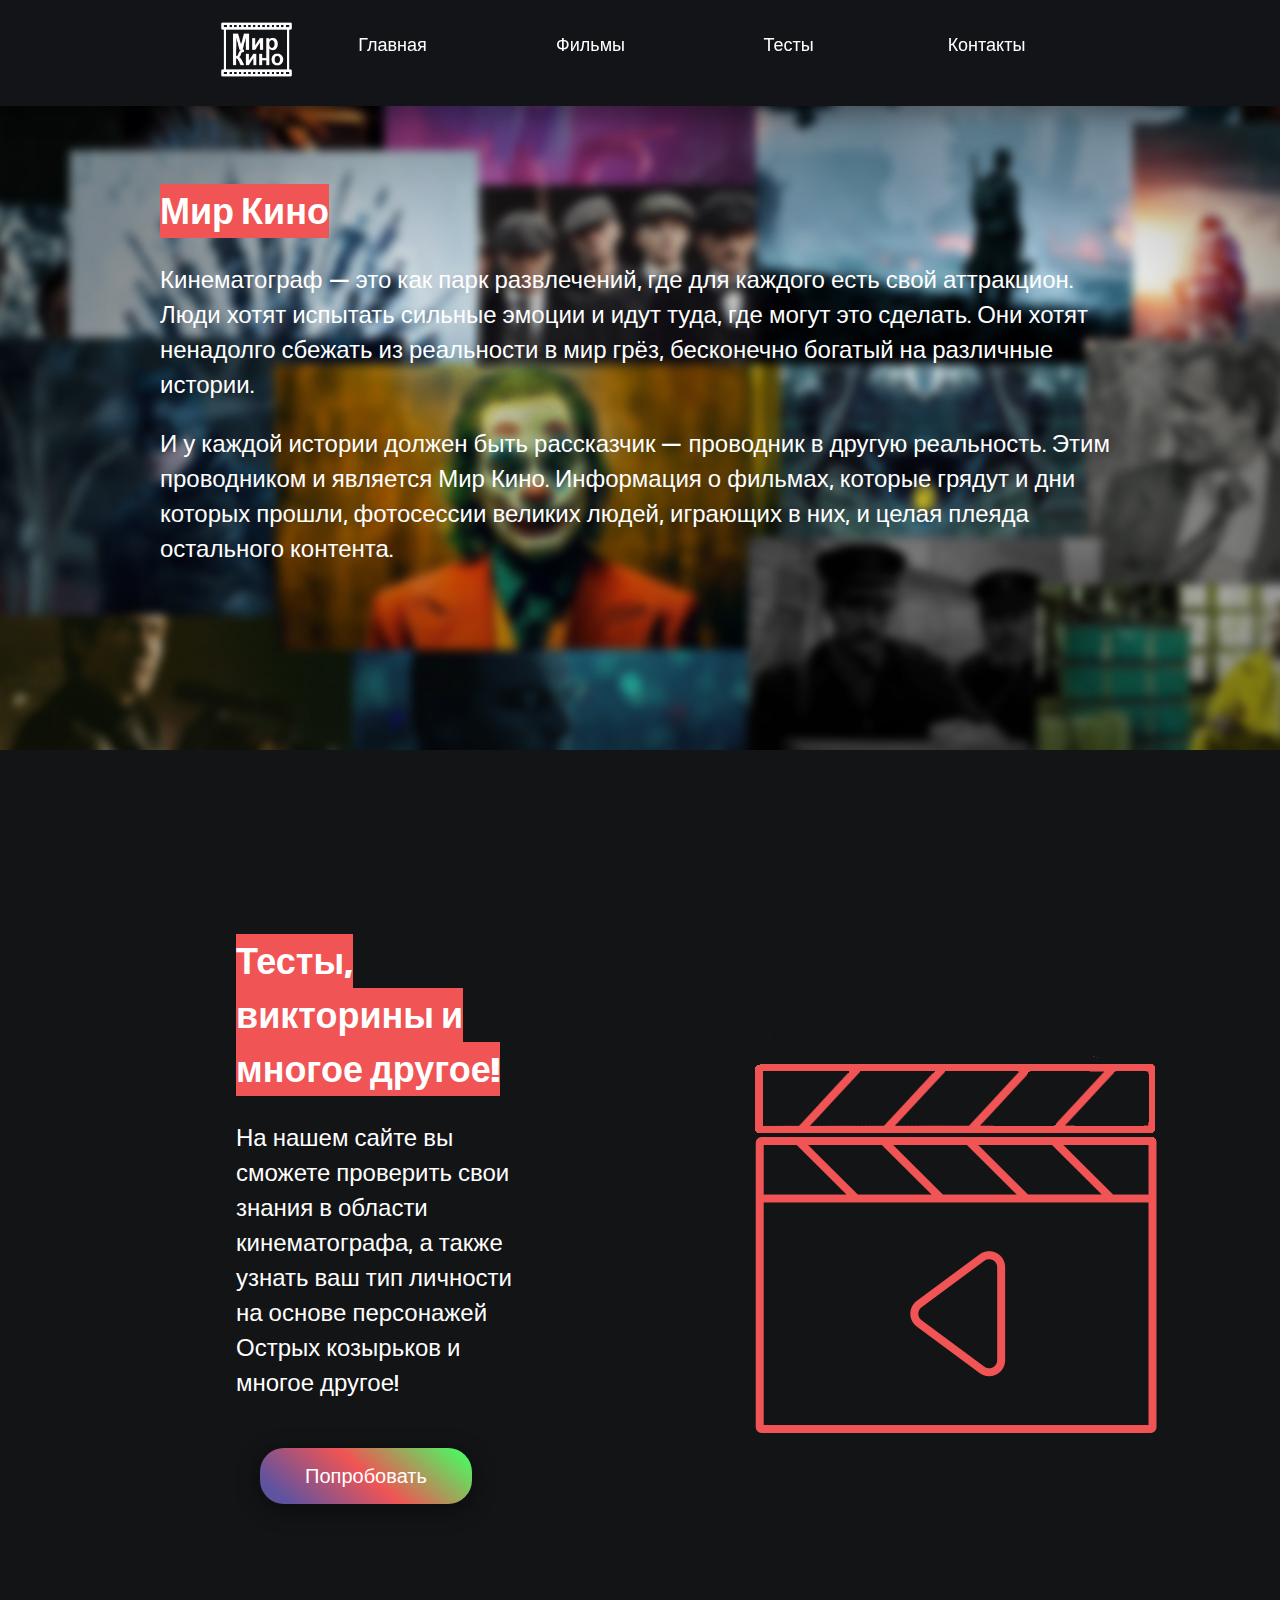
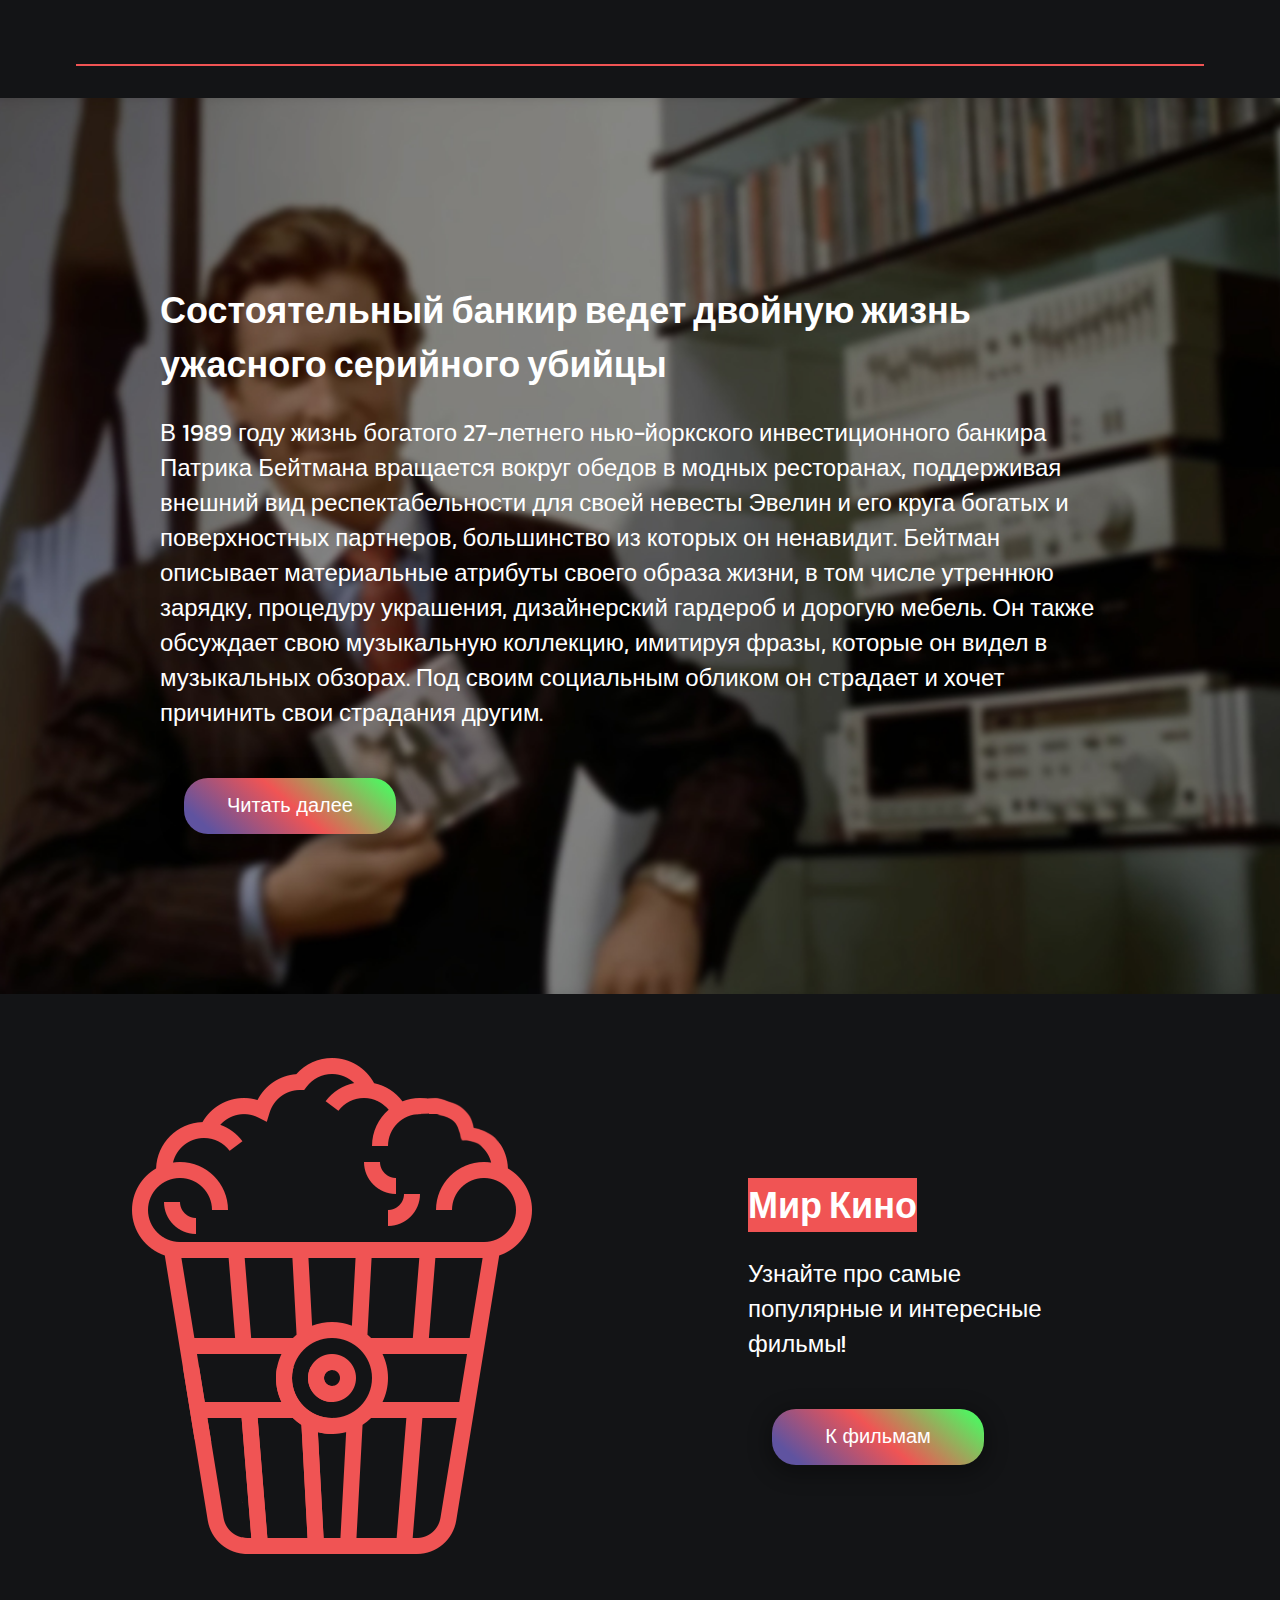
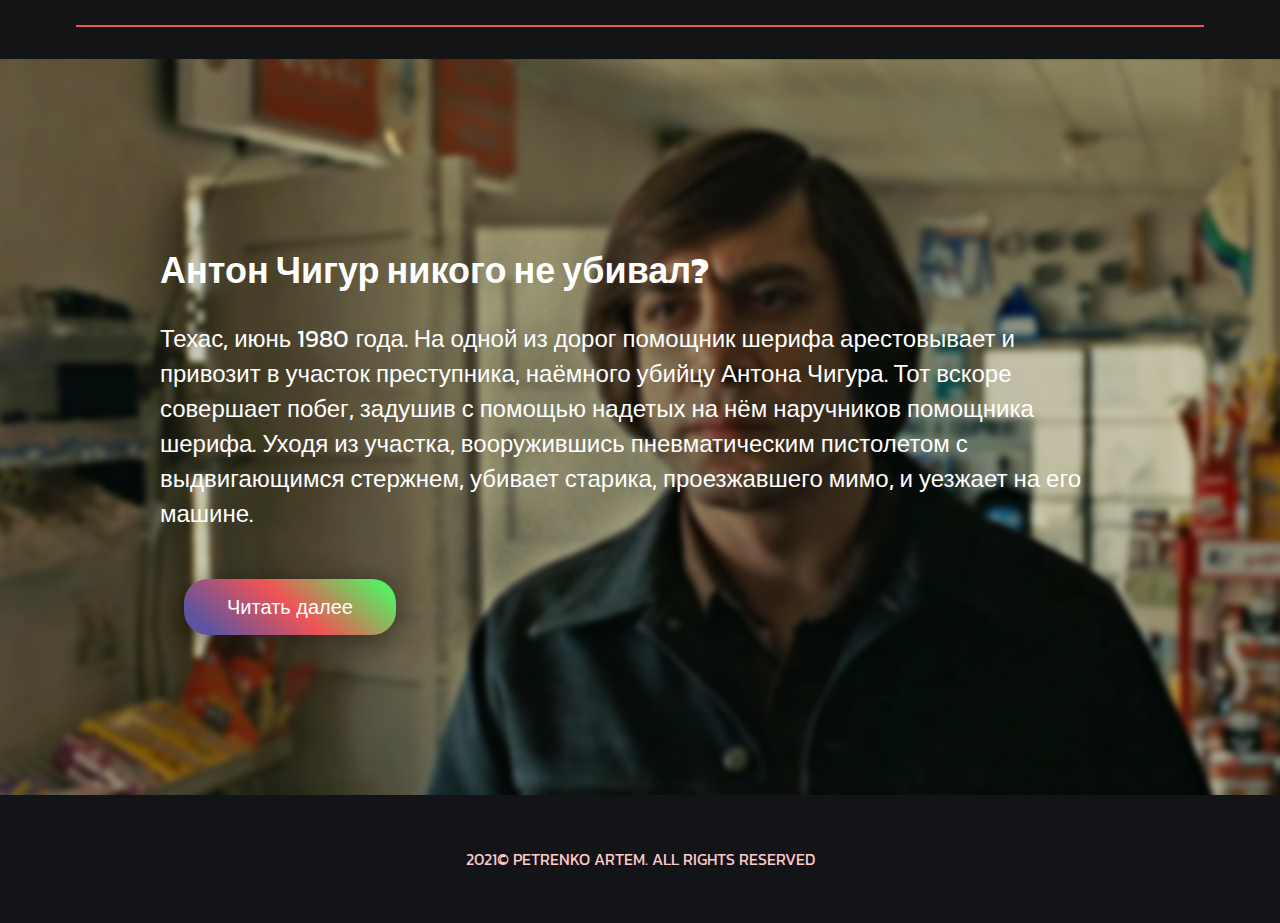
<file: index.html>
<!DOCTYPE html>
<html lang = "en">
    <head>
        <meta charset="UTF-8">
        <meta http-equiv="X-UA-Compatible" content="IE=edge">
        <title>Мир Кино</title>
        <link rel="stylesheet" href="style.css">
        <meta name="viewport" content="height=device-height,width=600,user-scalable=yes">
    </head>
    <body>
        <header>
            <a id="logo-ref" href="#"><img id="logo" src="icon.png" alt="Логотип"></a>
            <nav>
                <a href="index.html">Главная</a>
                <a href="films.html">Фильмы</a>
                <a href="minigames.html">Тесты</a>
                <a href="contacts.html">Контакты</a>
            </nav>
        </header>

            <div class="content-index">
                    <div class="img-main-back">
                        <div class="text-container">
                            <h1><span style="background-color: #f05454;">Мир Кино</span></h1>
                            <p>Кинематограф — это как парк развлечений, где для каждого есть свой аттракцион. Люди хотят испытать сильные эмоции и идут туда, где могут это сделать. Они хотят ненадолго сбежать из реальности в мир грёз, бесконечно богатый на различные истории.</p>
                            <p>И у каждой истории должен быть рассказчик — проводник в другую реальность. Этим проводником и является Мир Кино. Информация о фильмах, которые грядут и дни которых прошли, фотосессии великих людей, играющих в них, и целая плеяда остального контента.</p>
                        </div>
                    </div>                
                    <div class="desc1-container"> 
                        <div class="text-container">
                            <h1><span style="background-color: #f05454;">Тесты, викторины и многое другое!</span></h1>
                            <p>На нашем сайте вы сможете проверить свои знания в области кинематографа, а также узнать ваш тип личности на основе персонажей Острых козырьков и многое другое!</p>
                            <a href="minigames.html"><button>Попробовать</button></a>
                        </div>
                        <div class="clap-container">
                            <img src="top.png" alt="" class="top">
                            <img src="bottom.png" alt="" class="bottom">
                        </div>
                    </div>
                    <div class="img-back">
                        <div class="text-container">
                            <h1>Состоятельный банкир ведет двойную жизнь ужасного серийного убийцы</h1>
                            <p>В 1989 году жизнь богатого 27-летнего нью-йоркского инвестиционного банкира Патрика Бейтмана вращается вокруг обедов в модных ресторанах, поддерживая внешний вид респектабельности для своей невесты Эвелин и его круга богатых и поверхностных партнеров, большинство из которых он ненавидит. Бейтман описывает материальные атрибуты своего образа жизни, в том числе утреннюю зарядку, процедуру украшения, дизайнерский гардероб и дорогую мебель. Он также обсуждает свою музыкальную коллекцию, имитируя фразы, которые он видел в музыкальных обзорах. Под своим социальным обликом он страдает и хочет причинить свои страдания другим.</p>
                            <a href="#descr2"><button>Читать далее</button></a>
                        </div>
                    </div>
                    <div class="descr2-container">
                        <div class="corn-contaier">
                            <img src="popcorn/popcorn.png" alt="">
                        </div>
                        <div class="text-container">
                            <h1><span style="background-color: #f05454;">Мир Кино</span></h1>
                            <p>Узнайте про самые популярные и интересные фильмы!</p>
                            <a href="films.html"><button>К фильмам</button></a>
                        </div>
                    </div>
                    <div class="img-back img-chigur">
                        <div class="text-container">
                            <h1>Антон Чигур никого не убивал?</h1>
                            <p>Техас, июнь 1980 года. На одной из дорог помощник шерифа арестовывает и привозит в участок преступника, наёмного убийцу Антона Чигура. Тот вскоре совершает побег, задушив с помощью надетых на нём наручников помощника шерифа. Уходя из участка, вооружившись пневматическим пистолетом с выдвигающимся стержнем, убивает старика, проезжавшего мимо, и уезжает на его машине.</p>
                            <a href="#descr3"><button>Читать далее</button></a>
                        </div>
                    </div>
                </div>

            
            <div id="descr2" class="descr">
                <a href="#logo-ref" class="descr-back"></a>
                <div class="descr-body">
                    <div class="descr-content">
                        <a href="#logo-ref" class="descr-close">X</a>
                        <h1>Американский психопат (1999)</h1>
                        <p>В 1989 году жизнь богатого 27-летнего нью-йоркского инвестиционного банкира Патрика Бейтмана вращается вокруг обедов в модных ресторанах, поддерживая внешний вид респектабельности для своей невесты Эвелин и его круга богатых и поверхностных партнеров, большинство из которых он ненавидит. Бейтман описывает материальные атрибуты своего образа жизни, в том числе утреннюю зарядку, процедуру украшения, дизайнерский гардероб и дорогую мебель. Он также обсуждает свою музыкальную коллекцию, имитируя фразы, которые он видел в музыкальных обзорах. Под своим социальным обликом он страдает и хочет причинить свои страдания другим.</p>
                        <p>На деловой встрече Бейтман и его соратники выставляют напоказ свои визитные карточки в проявлении поверхностного тщеславия. Разъяренный превосходством карты своего коллеги Пола Аллена, Бейтман убивает бездомного и его собаку. На рождественской вечеринке Бейтман планирует поужинать с Алленом, который принимает Бейтмана за другого коллегу. Бейтман обижается на Аллена за его более богатый образ жизни и его способность получать заказы на Dorsia, очень эксклюзивный ресторан, в который Бейтман не может попасть. Бейтман манипулирует Алленом, заставляя его напиться, и заманивает его обратно в свою квартиру. Играя «Hip to Be Square», Бейтман читает Аллену лекции о художественных достоинствах песни, прежде чем убить его зеркально отполированным топором. Избавившись от тела, Бейтман врывается в квартиру Аллена, где оставляет на автоответчике Аллена фальшивое сообщение о том, что Аллен отправился в командировку в Лондон. Позже Бейтман дает интервью об исчезновении частному детективу Дональду Кимбаллу.</p>
                        <p>Детектив Кимбалл встречается с Бейтманом в третий раз. Хотя Бейтман в ужасе, что его узнают, Кимбалл уверяет его, что несколько свидетелей видели Аллена в Лондоне, и тот, вероятно, просто пропустил город в отпуске на несколько недель. В то время как Бейтман идет на встречу со своими коллегами на обед, испуганная Джин находит подробные рисунки убийств и увечий в офисном журнале Бейтмана.</p>
                        <p>Бейтман видит Карнса в ресторане и упоминает телефонное сообщение, которое он оставил накануне вечером. Карнс принимает Бейтмана за другого коллегу и смеется над телефонным признанием, как над шуткой. Бейтман отчаянно выясняет, кто он такой, и снова признается в убийствах, но Карнс уверяет, что это невозможно, так как он недавно ужинал с Алленом в Лондоне. Растерянный и измученный Бейтман возвращается к своим друзьям, где они кратко размышляют о том, является ли Рональд Рейган безобидным стариком или скрытым психопатом, прежде чем снова обсудить свои варианты ужина. Понимая, что, вероятно, его преступления никогда не будут раскрыты, или, что все они были воображаемыми, Бейтман говорит в окончании за кадром, что, видимо, избежит наказания, которого он тайно желает, и что он не раскаялся: «Моё признание ничего не значило».</p>
                    </div>
                </div>
            </div>
            <div id="descr3" class="descr">
                <a href="#logo-ref" class="descr-back"></a>
                <div class="descr-body">
                    <div class="descr-content">
                        <a href="#logo-ref" class="descr-close">X</a>
                        <h1>Антон Чигур</h1>
                        <p>Чигур является наёмником наркоторговцев, который безжалостно расправляется почти со всеми, кого встречает на своём пути — в том числе, получив информацию, где искать деньги, немедленно убивает своих «хозяев». Центральный герой романа, Льюэллин Мосс, называет Чигура убийцей-психопатом. Сам Маккарти называет этого персонажа «чистым злом». Во многом Чигур напоминает Терминатора — он совершенно хладнокровен, не испытывает никакого раскаяния и встреча с ним для большинства персонажей оказывается смертельной. Вместе с тем это многомерный персонаж, которого от робота-убийцы отличает своеобразная философия. Чигур считает себя орудием судьбы. Участь нескольких встреченных им персонажей он решает при помощи подбрасывания монеты, считая результат волей не случая, а предначертанной судьбы</p>    
                    </div>
                </div>
            </div>

            <div class="adaptiv">
                <a href="#descr4"><img src="menuadaptiv.png" alt=""></a>
            </div>
            <div id="descr4" class="descr">
                <a href="#logo-ref" class="descr-back"></a>
                <div class="descr-body">
                    <div class="descr-content">
                        <a href="#logo-ref" class="descr-close">X</a>
                        <nav>
                            <a href="index.html">Главная</a>
                            <a href="films.html">Фильмы</a>
                            <a href="minigames.html">Тесты</a>
                            <a href="contacts.html">Контакты</a>
                        </nav>    
                    </div>
                </div>
            </div>

        <footer>2021© PETRENKO ARTEM. ALL RIGHTS RESERVED</footer>

        <script src="https://ajax.googleapis.com/ajax/libs/jquery/2.2.0/jquery.min.js"></script>
        <script src="script.js"></script>
        <script src="moving.js"></script>
    </body>
</html>
</file>
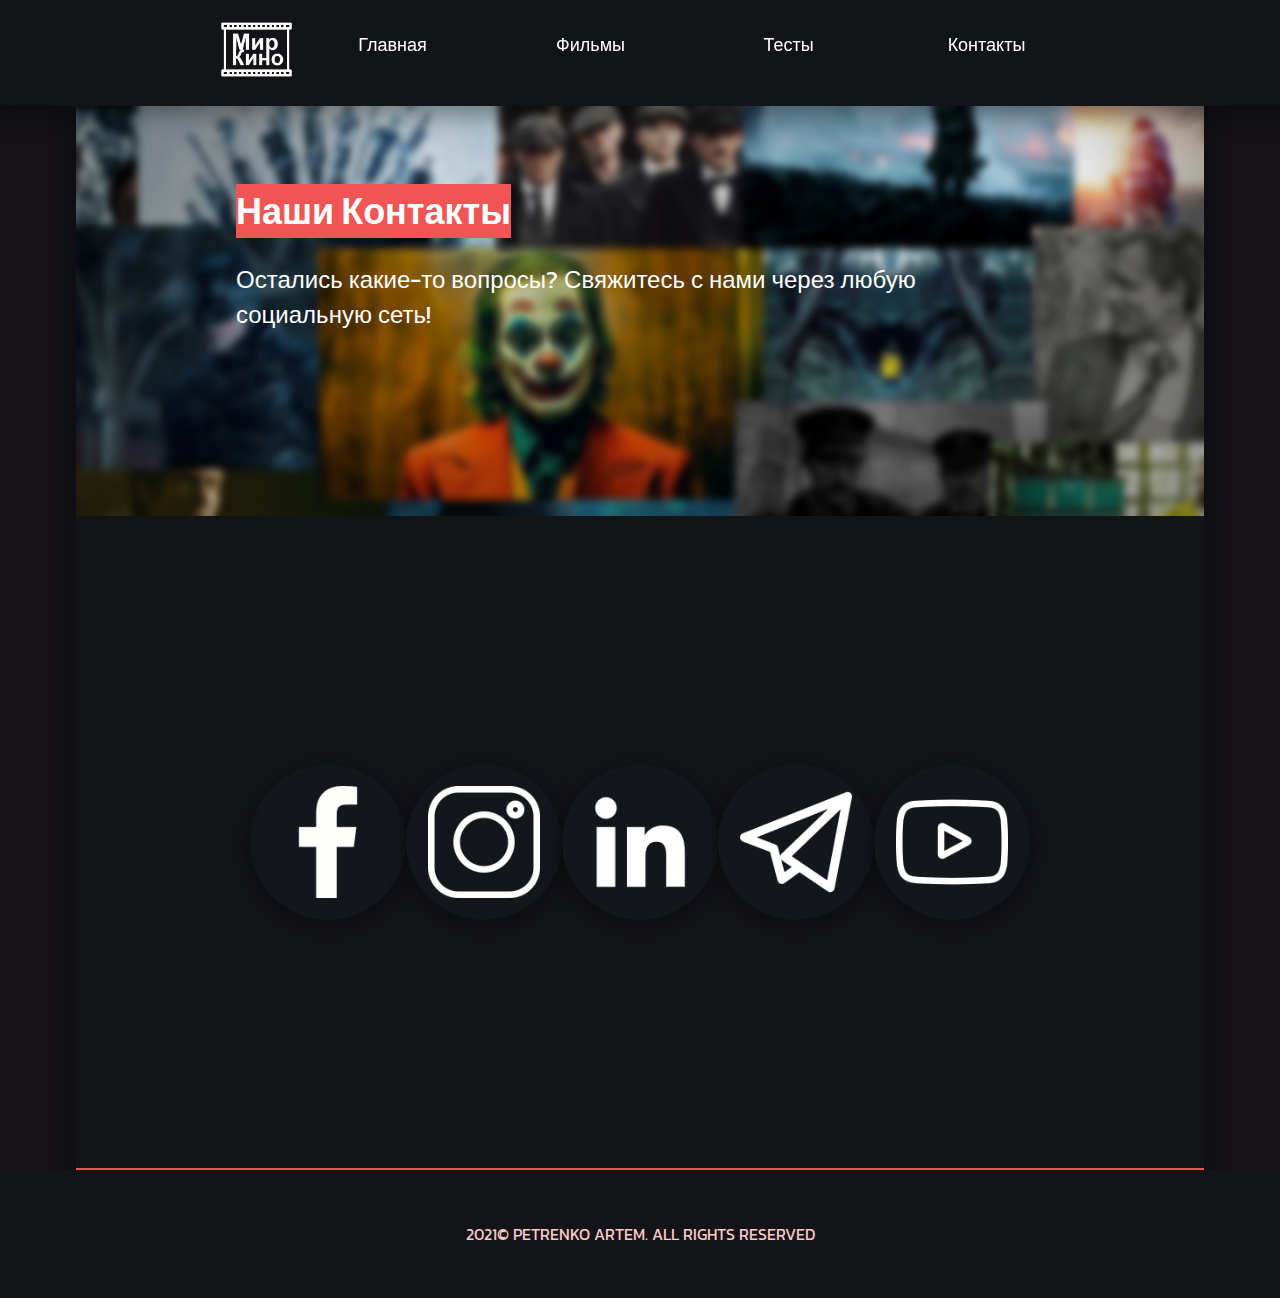
<file: contacts.html>
<!DOCTYPE html>
<html lang = "en">
    <head>
        <meta charset="UTF-8">
        <meta http-equiv="X-UA-Compatible" content="IE=edge">
        <title>Тесты - Мир Кино</title>
        <link rel="stylesheet" href="style.css">
        <meta name="viewport" content="height=device-height,width=600,user-scalable=yes">
    </head>
    <body>
        <header>
            <a id="logo-ref" href="#"><img id="logo" src="icon.png" alt="Логотип"></a>
            <nav>
                <a href="index.html">Главная</a>
                <a href="films.html">Фильмы</a>
                <a href="minigames.html">Тесты</a>
                <a href="contacts.html">Контакты</a>
            </nav>
        </header>

        <div class="content">
            <div class="img-main-back">
                <div class="text-container">
                    <h1><span style="background-color: #f05454;">Наши Контакты</span></h1>
                    <p>Остались какие-то вопросы? Свяжитесь с нами через любую социальную сеть!</p>
                </div>  
            </div> 

            <div class="descr2-container">
                <div class="button-container">
                    <div class="knopka-container">
                        <img src="flaticons/1.png" alt="">
                        <a class="knopka1"></a>
                    </div>
                    <div class="knopka-container">
                        <img src="flaticons/2.png" alt="">
                        <a class="knopka1"></a>
                    </div>
                    <div class="knopka-container">
                        <img src="flaticons/3.png" alt="">
                        <a class="knopka1"></a>
                    </div>
                    <div class="knopka-container">
                        <img src="flaticons/4.png" alt="">
                        <a class="knopka1"></a>
                    </div>
                    <div class="knopka-container">
                        <img src="flaticons/5.png" alt="">
                        <a class="knopka1"></a>
                    </div>
                </div>
            </div>

           
        </div>

        <div class="adaptiv">
            <a href="#descr4"><img src="menuadaptiv.png" alt=""></a>
        </div>
        <div id="descr4" class="descr">
            <a href="#logo-ref" class="descr-back"></a>
            <div class="descr-body">
                <div class="descr-content">
                    <a href="#logo-ref" class="descr-close">X</a>
                    <nav>
                        <a href="index.html">Главная</a>
                        <a href="films.html">Фильмы</a>
                        <a href="minigames.html">Тесты</a>
                        <a href="contacts.html">Контакты</a>
                    </nav>    
                </div>
            </div>
        </div>

        <footer>2021© PETRENKO ARTEM. ALL RIGHTS RESERVED</footer>

        <script src="https://ajax.googleapis.com/ajax/libs/jquery/2.2.0/jquery.min.js"></script>
        <script src="script.js"></script>
    </body>
</html>
</file>
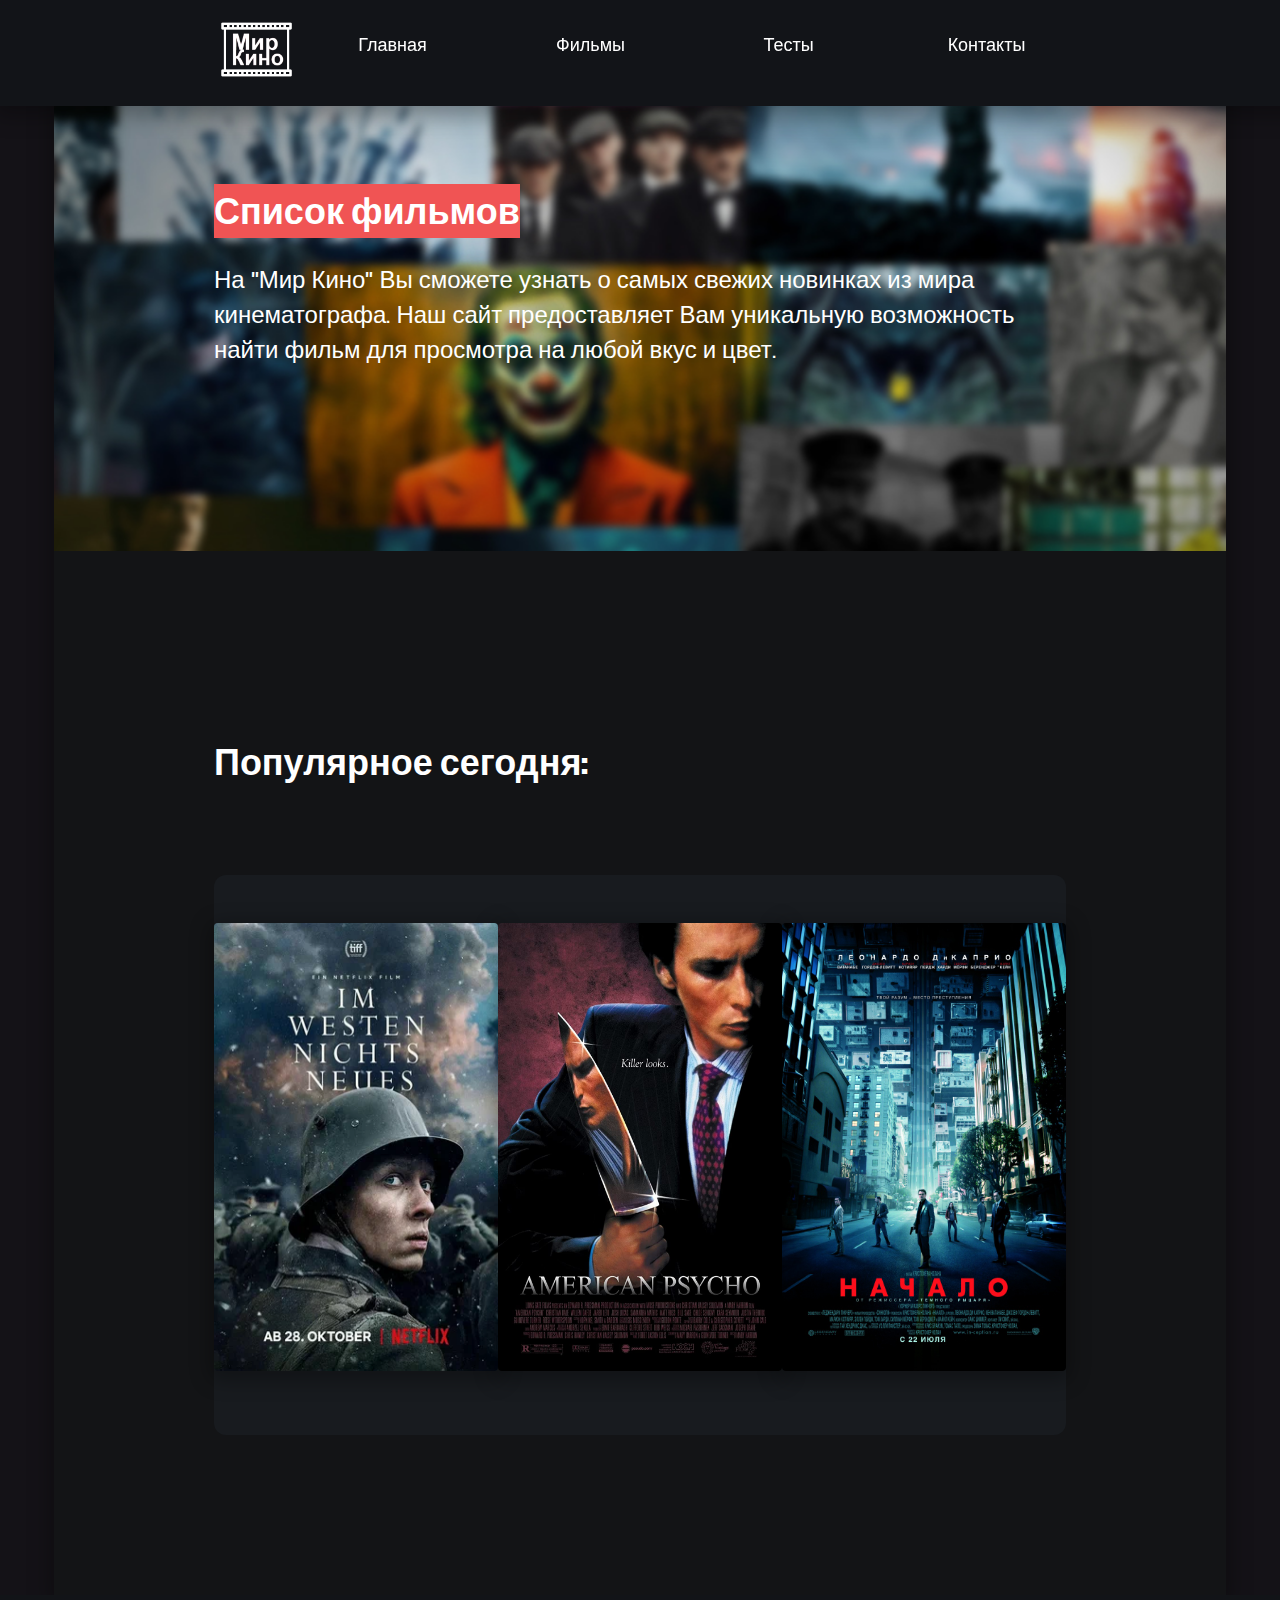
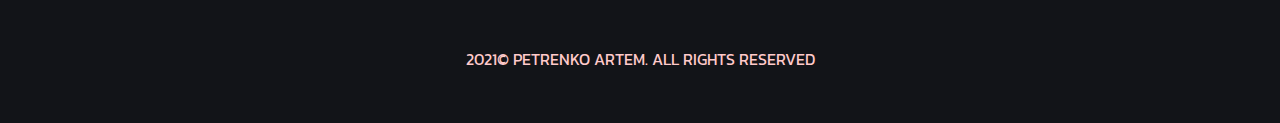
<file: films.html>
<!DOCTYPE html>
<html lang = "en">
    <head>
        <meta charset="UTF-8">
        <title>Фильмы - Мир Кино</title>
        <link rel="stylesheet" href="style.css">
        <meta name="viewport" content="height=device-height,width=600,user-scalable=yes">
        
    </head>
    <body>
        <header>
            <a id="logo-ref" href="#"><img id="logo" src="icon.png" alt="Логотип"></a>
            <nav>
                <a href="index.html">Главная</a>
                <a href="films.html">Фильмы</a>
                <a href="minigames.html">Тесты</a>
                <a href="contacts.html">Контакты</a>
            </nav>
        </header>

            <div class="content">
                <div class="img-main-back">
                    <div class="text-container">
                        <h1><span style="background-color: #f05454;">Список фильмов</span></h1>
                        <p>На "Мир Кино" Вы сможете узнать о самых свежих новинках из мира кинематографа. Наш сайт предоставляет Вам уникальную возможность найти фильм для просмотра на любой вкус и цвет.</p>
                    </div>  
                </div> 

                <div class="text-container">
                    <h1>Популярное сегодня:</h1>
                    <div class="films-list">
                        <div class="card">
                            <img src="posters/poster1.webp" alt="" class="film-poster">
                            <a href="#descr1"><img src="flaticons/info.png" alt="" class="film-info"></a>
                        </div>
                        <div class="card">
                            <img src="posters/poster2.jpg" alt="" class="film-poster">
                            <a href="#descr2"><img src="flaticons/info.png" alt="" class="film-info"></a>
                        </div>
                        <div class="card">
                            <img src="posters/poster3.jpg" alt="" class="film-poster">
                            <a href="#descr3"><img src="flaticons/info.png" alt="" class="film-info"></a>
                        </div>
                    </div>
                </div>
                
            
        </div>

        <div id="descr1" class="descr">
            <a href="#logo-ref" class="descr-back"></a>
            <div class="descr-body">
                <div class="descr-content">
                    <a href="#logo-ref" class="descr-close">X</a>
                    <h1>На Западном фронте без перемен</h1>
                    <div class="descr-flex">
                        <div class="descr-img">
                            <img src="posters/poster1.webp" alt="">
                        </div>
                        <div class="descr-text">
                            <p> <span style="color:gray;">Год производства:</span> 2022</p>
                            <p><span style="color:gray;">Жанр:</span> Драма, боевик</p>
                            <p><span style="color:gray;">Страна:</span> Германия, США, Великобритания</p>
                            <p><span style="color:gray;">Режиссёр:</span> Эдвард Бергер</p>
                        </div>
                    </div>
                    <p>Германская империя, 1917 год. Преисполненные патриотизмом 19-летний Пауль Боймер и его друзья-одноклассники отправляются добровольцами на фронт, где им предстоит испытать на себе ужасы Первой мировой войны.</p>
                    <h1>Отзывы (0):</h1>
                    <form class="form">
                        <div class="form__container">
                            <p class="form__text">
                                Оставьте отзыв о фильме
                            </p>
                    
                            <input
                                class="form__name-input"
                                placeholder="Имя"
                                name="username"
                                type="text"
                            >
                    
                            <input
                                class="form__email-input"
                                placeholder="E-mail"
                                name="email"
                                type="email"
                            >
                    
                            <textarea
                                class="form__message-input"
                                name="message"
                                placeholder="Сообщение"
                            ></textarea>
                            <button class="form__btn-submit">Отправить</button>
                        </div>
                    </form>
                </div>
            </div>
        </div>
        <div id="descr2" class="descr">
            <a href="#logo-ref" class="descr-back"></a>
            <div class="descr-body">
                <div class="descr-content">
                    <a href="#logo-ref" class="descr-close">X</a>
                    <h1>Американский психопат</h1>
                    <div class="descr-flex">
                        <div class="descr-img">
                            <img src="posters/poster2.jpg" alt="">
                        </div>
                        <div class="descr-text">
                            <p> <span style="color:gray;">Год производства:</span> 1999</p>
                            <p><span style="color:gray;">Жанр:</span> Триллер</p>
                            <p><span style="color:gray;">Страна:</span> США</p>
                            <p><span style="color:gray;">Режиссёр:</span> Мэри Хэррон</p>
                        </div>
                    </div>
                    <p>Днем он ничем не отличается от окружающих, и в толпе вы не обратите на него внимания. </p>
                    <p> Но ночью этот благовоспитанный гражданин превращается в изощренного убийцу, терроризирующего спящий город.</p>
                    <h1>Отзывы (0):</h1>
                    <form class="form">
                        <div class="form__container">
                            <p class="form__text">
                                Оставьте отзыв о фильме
                            </p>
                    
                            <input
                                class="form__name-input"
                                placeholder="Имя"
                                name="username"
                                type="text"
                            >
                    
                            <input
                                class="form__email-input"
                                placeholder="E-mail"
                                name="email"
                                type="email"
                            >
                    
                            <textarea
                                class="form__message-input"
                                name="message"
                                placeholder="Сообщение"
                            ></textarea>
                            <button class="form__btn-submit">Отправить</button>
                        </div>
                    </form>
                </div>
               
            </div>
        </div>
        <div id="descr3" class="descr">
            <a href="#logo-ref" class="descr-back"></a>
            <div class="descr-body">
                <div class="descr-content">
                    <a href="#logo-ref" class="descr-close">X</a>
                    <h1>Начало</h1>
                    <div class="descr-flex">
                        <div class="descr-img">
                            <img src="posters/poster3.jpg" alt="">
                        </div>
                        <div class="descr-text">
                            <p> <span style="color:gray;">Год производства:</span> 2010</p>
                            <p><span style="color:gray;">Жанр:</span> фантастика, боевик, триллер</p>
                            <p><span style="color:gray;">Страна:</span> США</p>
                            <p><span style="color:gray;">Режиссёр:</span> Кристофер Нолан</p>
                        </div>
                    </div>
                    <p>Кобб — талантливый вор, лучший из лучших в опасном искусстве извлечения: он крадет ценные секреты из глубин подсознания во время сна, когда человеческий разум наиболее уязвим.</p>
                    <form class="form">
                        <div class="form__container">
                            <p class="form__text">
                                Оставьте отзыв о фильме
                            </p>
                    
                            <input
                                class="form__name-input"
                                placeholder="Имя"
                                name="username"
                                type="text"
                            >
                    
                            <input
                                class="form__email-input"
                                placeholder="E-mail"
                                name="email"
                                type="email"
                            >
                    
                            <textarea
                                class="form__message-input"
                                name="message"
                                placeholder="Сообщение"
                            ></textarea>
                            <button class="form__btn-submit">Отправить</button>
                        </div>
                    </form>
                    
                </div>
            </div>
        </div>

        <div class="adaptiv">
            <a href="#descr4"><img src="menuadaptiv.png" alt=""></a>
        </div>
        <div id="descr4" class="descr">
            <a href="#logo-ref" class="descr-back"></a>
            <div class="descr-body">
                <div class="descr-content">
                    <a href="#logo-ref" class="descr-close">X</a>
                    <nav>
                        <a href="index.html">Главная</a>
                        <a href="films.html">Фильмы</a>
                        <a href="minigames.html">Тесты</a>
                        <a href="contacts.html">Контакты</a>
                    </nav>    
                </div>
            </div>
        </div>

        <footer>2021© PETRENKO ARTEM. ALL RIGHTS RESERVED</footer>

        <script src="https://ajax.googleapis.com/ajax/libs/jquery/2.2.0/jquery.min.js"></script>
        <script src="script.js"></script>
    </body>
</html>
</file>
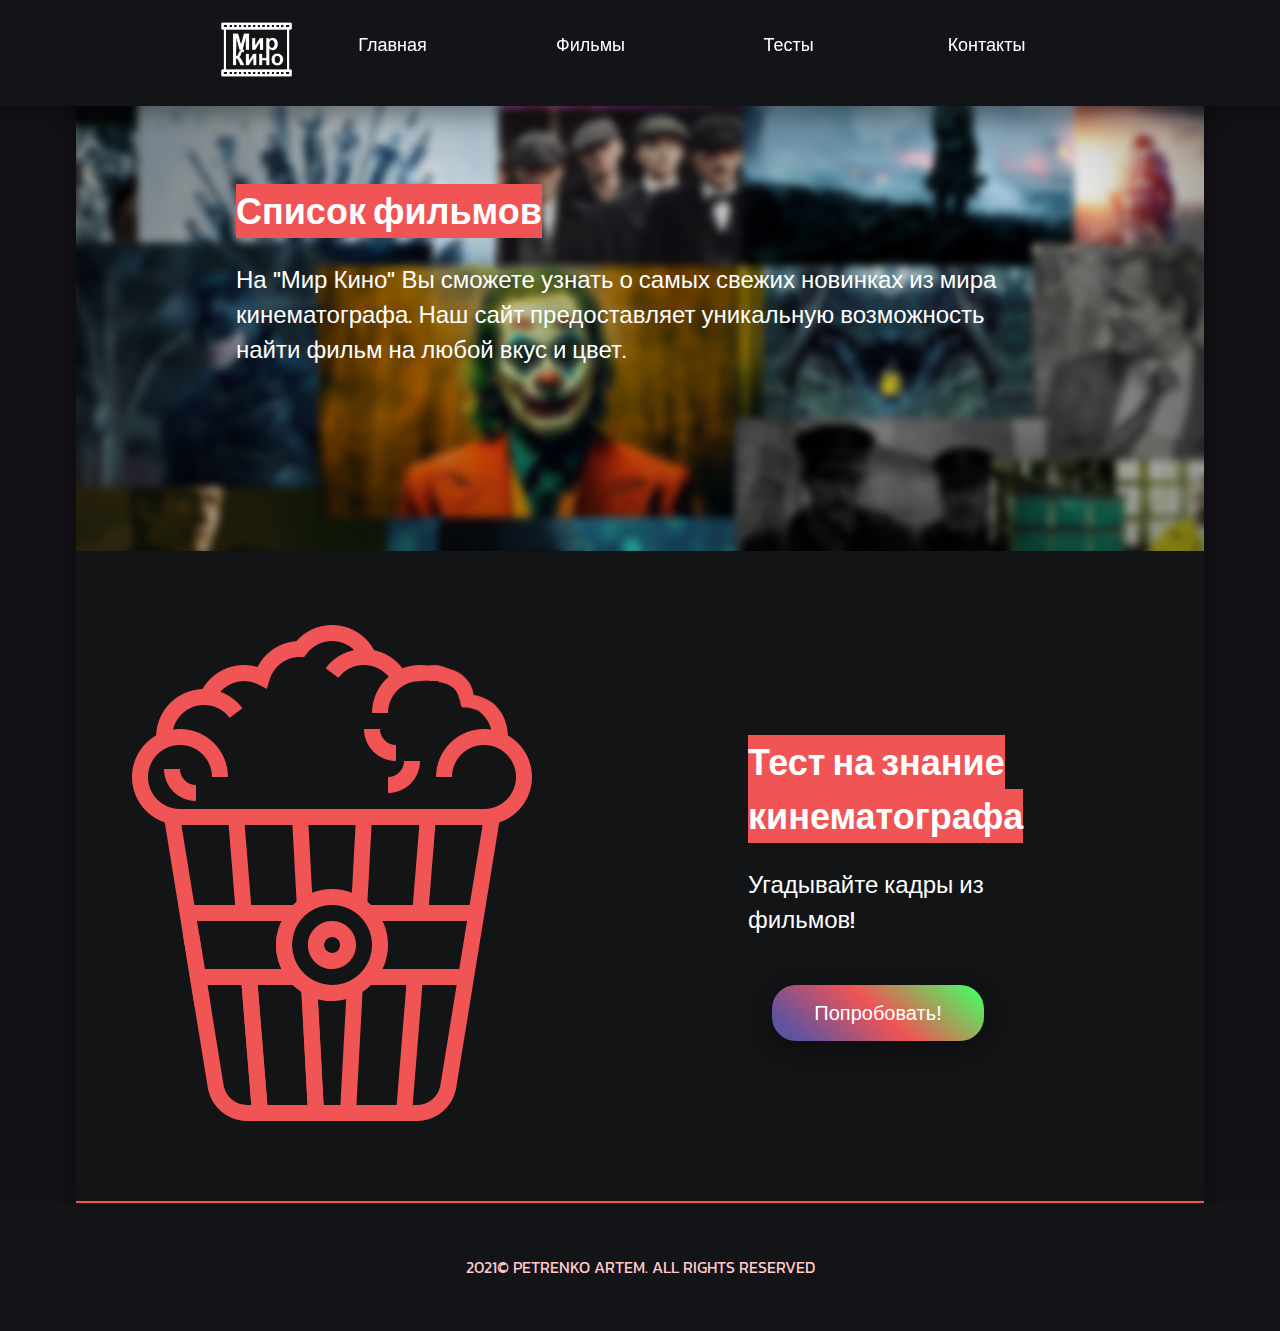
<file: minigames.html>
<!DOCTYPE html>
<html lang = "en">
    <head>
        <meta charset="UTF-8">
        <title>Фильмы - Мир Кино</title>
        <link rel="stylesheet" href="style.css">
        <meta name="viewport" content="height=device-height,width=600,user-scalable=yes">
        
    </head>
    <body>
        <header>
            <a id="logo-ref" href="#"><img id="logo" src="icon.png" alt="Логотип"></a>
            <nav>
                <a href="index.html">Главная</a>
                <a href="films.html">Фильмы</a>
                <a href="minigames.html">Тесты</a>
                <a href="contacts.html">Контакты</a>
            </nav>
        </header>

            <div class="content">
                <div class="img-main-back">
                    <div class="text-container">
                        <h1><span style="background-color: #f05454;">Список фильмов</span></h1>
                        <p>На "Мир Кино" Вы сможете узнать о самых свежих новинках из мира кинематографа. Наш сайт предоставляет уникальную возможность найти фильм на любой вкус и цвет.</p>
                    </div>  
                </div> 

                <div class="descr2-container">
                    <div class="corn-contaier">
                        <img src="popcorn/popcorn.png" alt="">
                    </div>
                    <div class="text-container">
                        <h1><span style="background-color: #f05454;">Тест на знание кинематографа</span></h1>
                        <p>Угадывайте кадры из фильмов!</p>
                        <a href="test1.html"><button>Попробовать!</button></a>
                    </div>
                </div>
            </div>

        <div class="adaptiv">
            <a href="#descr4"><img src="menuadaptiv.png" alt=""></a>
        </div>
        <div id="descr4" class="descr">
            <a href="#logo-ref" class="descr-back"></a>
            <div class="descr-body">
                <div class="descr-content">
                    <a href="#logo-ref" class="descr-close">X</a>
                    <nav>
                        <a href="index.html">Главная</a>
                        <a href="films.html">Фильмы</a>
                        <a href="minigames.html">Тесты</a>
                        <a href="contacts.html">Контакты</a>
                    </nav>    
                </div>
            </div>
        </div>

        <footer>2021© PETRENKO ARTEM. ALL RIGHTS RESERVED</footer>

        <script src="https://ajax.googleapis.com/ajax/libs/jquery/2.2.0/jquery.min.js"></script>
        <script src="script.js"></script>
    </body>
</html>
</file>
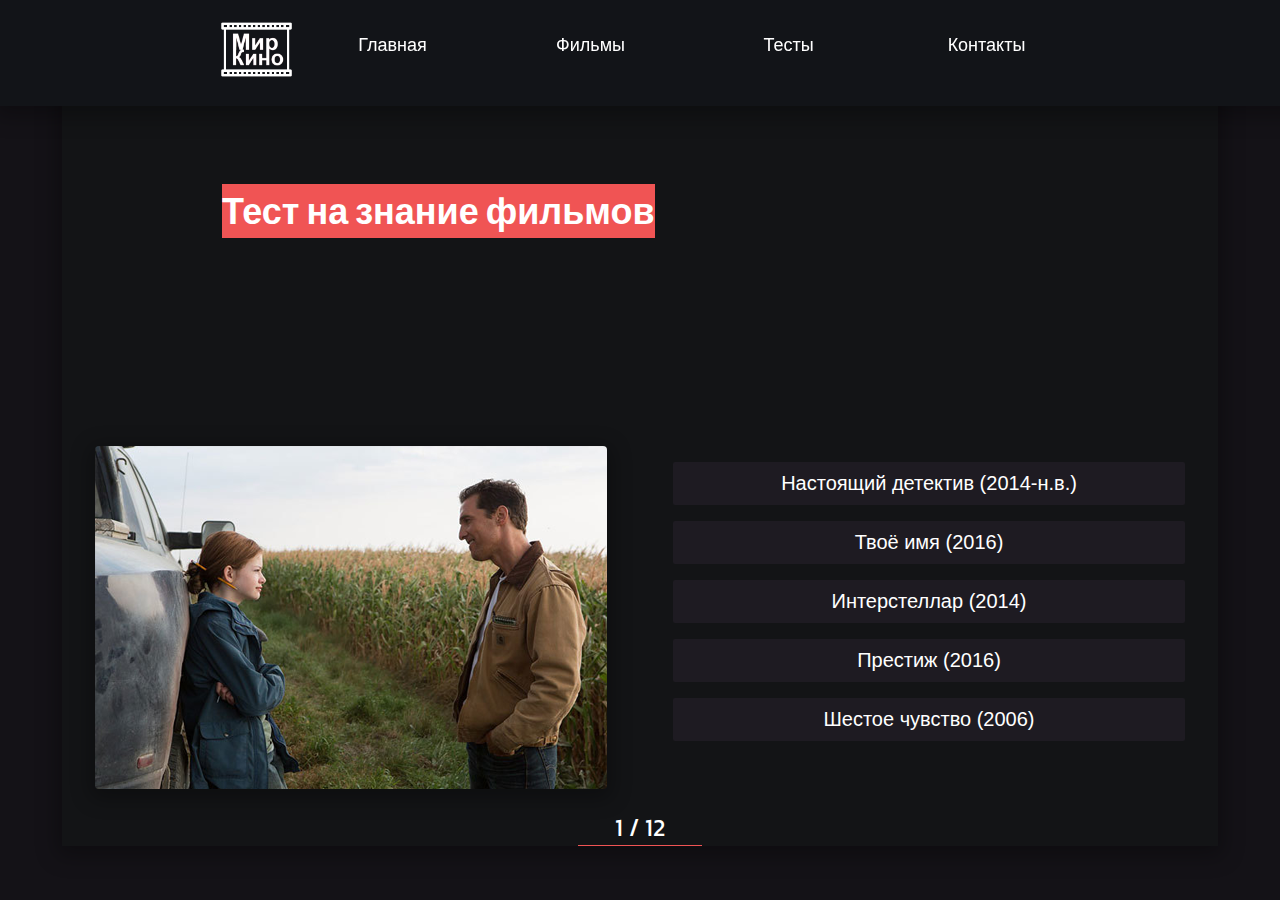
<file: test1.html>
<!DOCTYPE html>
<html lang = "en">
    <head>
        <meta charset="UTF-8">
        <meta http-equiv="X-UA-Compatible" content="IE=edge">
        <title>Мир Кино</title>
        <link rel="stylesheet" href="style.css">
        <link rel="stylesheet" href="styleTests.css">
        <meta name="viewport" content="height=device-height,width=600,user-scalable=yes">
        
    </head>
    <body>
        <header>
            <a id="logo-ref" href="#"><img id="logo" src="icon.png" alt="Логотип"></a>
            <nav>
                <a href="index.html">Главная</a>
                <a href="films.html">Фильмы</a>
                <a href="minigames.html">Тесты</a>
                <a href="contacts.html">Контакты</a>
            </nav>
        </header>

        <div class="main">
            <div class="content test">
                
                <div class="text-container">
                    <h1><span style="background-color: #f05454;">Тест на знание фильмов</span></h1>
                </div>
                <div class="test-container" id="final">
                    <div class="img-container" id="images">
                        <img src="images-test1/1.png" alt="">
                    </div>
                    <div class="btns-container" id="buttons">
                        <button class="button">Начало (2010)</button><br>
                    </div>
                </div>
                <div class="cnt-container" id="counter">
                    <div class="count">1 / 12</div>
                </div>
            </div>
        </div>

        <div class="adaptiv">
            <a href="#descr4"><img src="menuadaptiv.png" alt=""></a>
        </div>
        <div id="descr4" class="descr">
            <a href="#logo-ref" class="descr-back"></a>
            <div class="descr-body">
                <div class="descr-content">
                    <a href="#logo-ref" class="descr-close">X</a>
                    <nav>
                        <a href="index.html">Главная</a>
                        <a href="films.html">Фильмы</a>
                        <a href="minigames.html">Тесты</a>
                        <a href="contacts.html">Контакты</a>
                    </nav>    
                </div>
            </div>
        </div>

        <!-- <footer>2021© PETRENKO ARTEM. ALL RIGHTS RESERVED</footer> -->
        <script type="text/javascript" src="test.js"></script>
    </body>
</html>
</file>
<file: style.css>
@import url('https://fonts.googleapis.com/css2?family=Anton&display=swap');
@import url('https://fonts.googleapis.com/css2?family=Roboto&display=swap');
@import url('https://fonts.googleapis.com/css2?family=Kanit&display=swap');

* {
    --colorRed:#f05454;
    --header:#121418;
    --colorGray:#181b1f;
    --background:rgb(20, 18, 22);
    --content: #131416;
    --fontColor: #fff;
  }
*::before,
*::after{
  -webkit-box-sizing: border-box;
  box-sizing: border-box;
  padding: 0;
  margin: 0;
  border: 0;
}

body{
  

  overflow-x: hidden;
  
  padding: 0;
  margin: 0;
  color: var(--fontColor);
  
  background: var(--background);
  background-image:url(background/back.jpg);
  background-position:center center;
  
  font-family: 'Kanit', sans-serif;

}
::selection{
    background: var(--colorRed);
}



 /* ========== HEADER ==========*/
 
header {
  top: 0;
  padding: 12px;
  font-size: 18px;
  justify-content: center;
  display:flex;
  position: fixed;
  width: 100%;

  background: var(--header);
  box-shadow: 0 5px 20px 5px rgba(0, 0, 0, 0.3);
  transition: transform .2s linear;

  z-index: 3;
}
header.hide {
	transform: translateY(-100%);
}
#logo {
    width: 75px;
    transition: 0.3s;
}
#logo:hover {
    transform: scale(1.2);
    color:#030303;
}
nav {
    display: flex;
    justify-content:space-between;
}
nav a {
    text-align: center;

    text-decoration: none;
    color: #fff;
    padding: 1em 2em;

    transition: 0.3s;
    text-decoration: none;

    width: 124px;

    border: 1px solid transparent;
    
    transition: 0.3s;
}
nav a:hover {
    border-bottom: 1px solid var(--colorRed);
    color:var(--colorRed);
}

 /* ======================== CONTENT ========================*/

 .content-index{
  background-color: var(--content);

  width: auto;

  margin-left: auto;
  margin-right: auto;

  overflow-y: auto;
  overflow-x: hidden;

  box-shadow: 0 5px 20px 5px rgba(0, 0, 0, 0.3);
} 

  .content{
    background-color: var(--content);

    width: min-content;

    margin-left: auto;
    margin-right: auto;

    overflow-y: auto;
    overflow-x: hidden;

    box-shadow: 0 5px 20px 5px rgba(0, 0, 0, 0.3);
  }

/* .test{
  height: 864px;
} */

.img-back{
  overflow-x: hidden;
  margin-top: 32px;
    
  background-image:url(patrick.jpg);
  background-position:center center;
  background-size:cover;
}

.img-chigur{
  background-image:url(chigur.jpg);
}

.img-main-back{
  background-image:url(back.jpg);
  background-position:center center;
    
  background-size: 125%;

  -webkit-animation: test 4s infinite;
  animation: test 40s infinite;
}

@-webkit-keyframes test {
    50% {background-size: 150%;}
}
@keyframes test {
    50% {background-size: 150%;}
}

.text-container{
  padding: 10em;

  margin: auto;
    
  /* border-bottom: 2px solid var(--colorRed); */
}
.text-container p{
    font-size: 24px;
}
.text-container h1{
    font-size: 36px;
}
.text-container button{
  margin-top: 24px;
  margin-left: 24px;

  border: 0;
	border-radius: 24px;

	font-size: 15pt;
	cursor: pointer;
  width:212px;
  height: 56px;

  background: rgb(84,240,97);
  background: linear-gradient(221deg, rgba(84,240,97,1) 7%, rgba(240,84,84,1) 49%, rgba(95,83,160,1) 89%);

  box-shadow: 0 5px 20px 5px rgba(0, 0, 0, 0.3);
  color: var(--fontColor);

  transition: 0.2s;
}
.text-container button:hover{
  background: rgb(89, 255, 103);
  background: linear-gradient(221deg, rgb(91, 255, 105) 7%, rgb(255, 89, 89) 49%, rgb(109, 96, 184) 89%);
}


.desc1-container{
  margin: auto;

  align-items: center;

  width: 1128px;
  display: flex;
  justify-content: space-around;

  border-bottom: 2px solid var(--colorRed);
  
}

.desc1-container .text-container{
  border-bottom: 0;
}

.bottom{
  transition: 0.1s;
}
.top{  
  position: absolute;
  margin-top: 116px;
  margin-left: 63px;
  transition: 0.1s;
  /* overflow: hidden; */
}


.parallax{
  position: absolute;
}

.descr2-container{
  position: relative;

  margin: auto;

  align-items: center;

  width: 1128px;
  display: flex;
  justify-content: space-around;

  border-bottom: 2px solid var(--colorRed);
}


.corn{
  position: absolute;
  left: 0px;
}

/* ======================== FILMS LIST ========================*/

.films-list{
  display: flex;
  justify-content: space-around;

  margin-left: auto;
  margin-right: auto;
  margin-top: 10%;
  padding-top: 48px;

  background-color: var(--colorGray);
  height: 512px;
  width: auto;
  border-radius: 12px;
}

.film-poster{
  transition: 0.4s;

  width: 284px;
  height: 448px;
  
  border-radius: 4px;

  box-shadow: 0 5px 20px 5px rgba(0, 0, 0, 0.3);

  text-align: center;
}

.film-info{
  transition: 0.1s;

  opacity: 0%;

  height: 64px;

  margin-top: -424px;
  margin-left: 12px;

  display: block;
}

.card:hover .film-info{
  opacity: 100%;
}

/* ======================== FILMS DESCRIPTION ========================*/

.descr{
  position: fixed;
  width: 100%;
  height: 100%;
  background-color: rgba(0, 0, 0, 0.8);
  top:0;
  left: 0;

  z-index: 4;

  opacity: 0;
  visibility: hidden;
  overflow-y: auto;
  overflow-x: hidden;

  transition: 0.2s;
}
.descr:target{
  opacity: 1;
  visibility: visible;
}
.descr-back{
  position: absolute;
  width: 100%;
  height: 100%;
  top:0;
  left:0;
}
.descr-body{
  min-height: 100%;
  display: flex;
  align-items: center;
  justify-content: center;
  padding: 30px 10px;
}

.descr-content{
  background-color:#121418;
  border-radius: 4px;
  color: var(--fontColor);
  max-width: 1600px;
  padding: 30px;
  position: relative; 
}

.descr-content p{
  font-size: 24px;
}
.descr-content h1{
  font-size: 36px;
}

.descr-close{
  position: absolute;
  right: 15px;
  top: 10px;
  font-size: 20px;
  text-decoration: none;
  color:var(--fontColor)
}

.descr-flex{
  display: flex;
  justify-content: space-around;
}
.descr-flex img{
  width: 312px;
}

.adaptiv{
  display: none;
}
.form {
  width: 98%;
  max-width: 850px;
  margin: auto;
  padding: 54px 35px 60px;
  font-size: 20px;
  line-height: 150%;
  border-top: 1px solid var(--colorRed);
}

.form__container {
  text-align: center;
  max-width: 500px;
  margin: 0 auto;
}

@media (min-width: 768px) {
  .form__text {
      text-align: right;
  }
}

@media (min-width: 1024px) {
  .form__text {
      text-align: center;
  }
}

.form__name-input,
.form__email-input,
.form__message-input {
  padding: 4px 0;
  font: inherit;
  font-size: 15px;
  line-height: 20px;
  color: #000;
  border: 0;
  border-bottom: 1px solid #5e5e5e;
  outline: none;
  background: transparent;
}

.form__btn-submit {
  width: 100%;
  padding: 9px 22px;
  font-size: 16px;
  line-height: 22px;
  text-decoration: none;
  text-align: center;
  color: #fff;
  border: 2px solid #880006;
  border-radius: 5px;
  background: var(--colorRed);
}

.form__container {
  display: grid;
  grid-template:
      "text text"
      "name name"
      "email email"
      "message message"
      "button button";
  gap: 17px;
}

@media (min-width: 768px) {
  .form__container {
      grid-template:
          ". text"
          "name name"
          "email email"
          "message message"
          "button .";
  }
}

@media (min-width: 1024px) {
  .form__container {
      grid-template:
          "text text"
          "name email"
          "message message"
          "button button";
  }
}

@media (min-width: 1440px) {
  .form__container {
      grid-template:
          "text text"
          "name email"
          "message message" minmax(120px, auto)
          "button button"
          / 4fr    3fr;
  }
}

.form__text {
  grid-area: text;
}

.form__name-input {
  grid-area: name;
}

.form__email-input {
  grid-area: email;
}

.form__message-input {
  grid-area: message;
}

.form__btn-submit {
  grid-area: button;
}

/* Кнопки с сайтами */

.button-container{
  position: relative;
  margin: 248px auto;
  display: flex;
  justify-content: space-around;
}


.knopka1{
  position: absolute;
  background-color: #13161b;
  width: 156px;
  height: 156px;
  border-radius: 100%;
  z-index: 1;
  overflow: hidden;
  box-shadow: 0 5px 20px 5px rgba(0, 0, 0, 0.3);
}
.knopka1::before{
  transition: 0.5s;
  position: absolute;
  margin: 0 auto;
  content: "";
  width: 156px;
  height: 156px;
  background: rgb(84,240,97);
background: linear-gradient(221deg, rgba(84,240,97,1) 7%, rgba(240,84,84,1) 49%, rgba(95,83,160,1) 89%);
  transform: translateY(-156px);
}
.knopka-container:hover .knopka1::before{
  transition: 0.5s;
  transform: translateY(0);
}

.knopka-container{
  width: 156px;
  height: 156px;
  display: flex;
  align-items: center;
  justify-content: center;
}
.knopka-container img{
  width: 112px;
  top:12px;
  margin: 0 auto;
  z-index: 5;
}

  /* ========== Footer ==========*/
  footer {
    flex: 0 0 auto;
    height: 128px;
    color: #FFCACA;
    background-color: var(--header);

    /* background-color: white; */
    
    overflow-y: auto;
    overflow-x: hidden;
    display:flex;
    justify-content: space-around;
    align-items: center;
    margin: 0 auto;
  }

  @media screen and (max-width: 756px) {
    .content-index{
      width: min-content;
    }
    .content p{
      font-size: 48px;
    }
    .content h1{
      font-size: 64px;
    }
    .text-container button{
      width: 412px;
      height: 112px;
      font-size: 32px;
    }
    header{
      display: none;
    }
    .adaptiv{
      display:inline;
      overflow: hidden;
    }
    .adaptiv img{
      position: fixed;
      top:0;
      left: 0;
      z-index: 3;
      width: 128px;
    }
    nav {
      display: flex;

      flex-direction: column;
      font-size: 64px;
    }
    .button-container{
      flex-direction: column;
    }
    .clap-container img{
      margin-right: 112px;
    }
    .descr2-container img{
      margin-left: 112px;
    }
  }
</file>
<file: styleTests.css>
.cnt-container{
    /* position: absolute; */
    --colorRed:#f05454;
    width: 124px;
    margin-left: auto;
    margin-right: auto;

    /* left: 50%; */
    text-align: center;
    font-size: 24px;
    border-bottom: 1px solid var(--colorRed);
}

.test{
    height: 100%;
}

.test-container{
    text-align: center;

    margin-left: auto;
    margin-right: auto;


    width: 1156px;
    font-size: 52px;
    padding-top: 24px;
    display: flex;
    justify-content:space-around;
    

    /* border-top: 1px solid var(--colorRed); */
}

.img-container img{
    width:512px;
    border-radius: 4px;
    box-shadow: 0 5px 20px 5px rgba(0, 0, 0, 0.3);
}

.btns-container{
    justify-content: center;
}

.button
{
    display: block;

    border: 0;
	border-radius: 2px;
	background: #1e1b22;
	color: #fff;
	padding: 10px 25px;
	font-size: 15pt;
	margin: 16px auto;
	cursor: pointer;
    width:512px;

    transition: 0.2s;
}

.button:hover{
    background: var(--colorRed);

    transition: 0.2s;
}
@media screen and (max-width: 756px){
    .test-container{
        justify-content: center;
        flex-direction: column;
    }
    .img-container{
        display: flex;
        justify-content: center;
    }
    .img-container img{
        width: 1024px;
    }
    .button{
        width: 1024px;
        height: 112px;
        font-size: 32px;
    }
    .cnt-container{
        font-size: 48px;
    }
}
</file>
